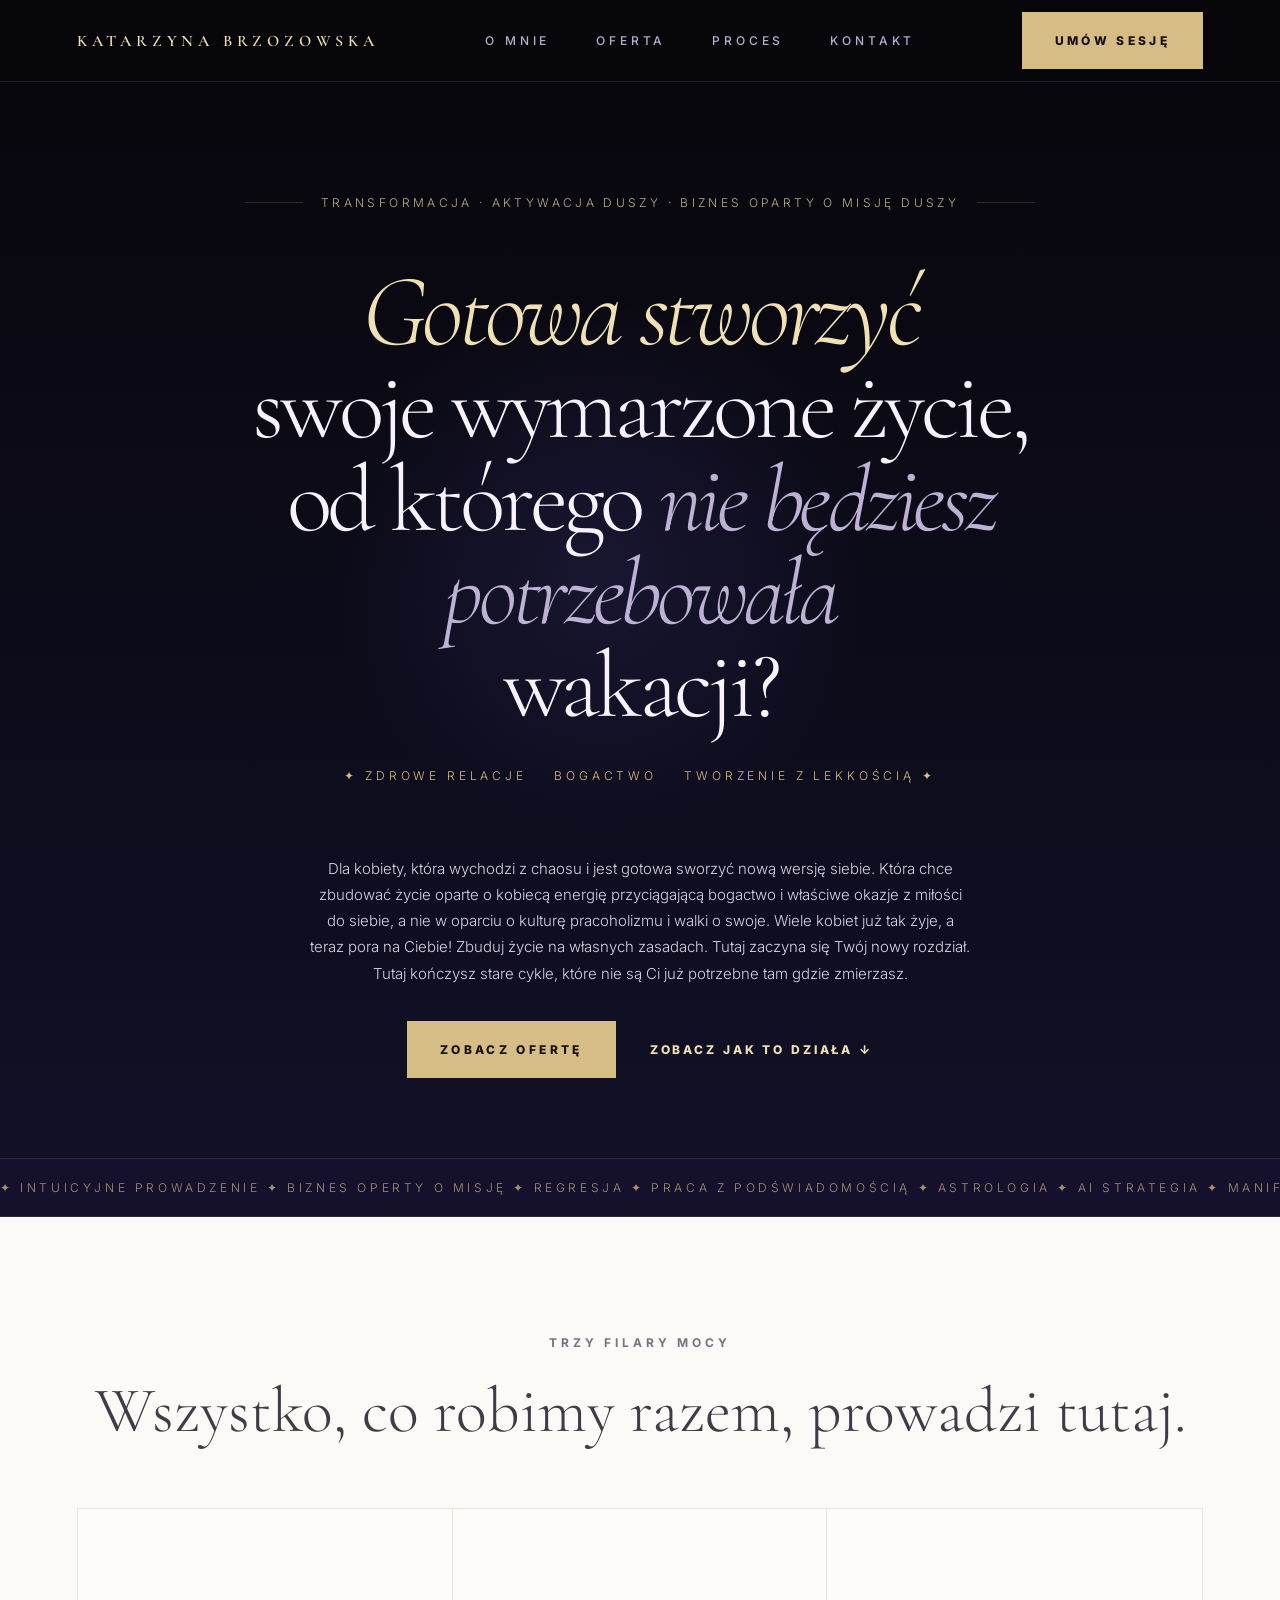
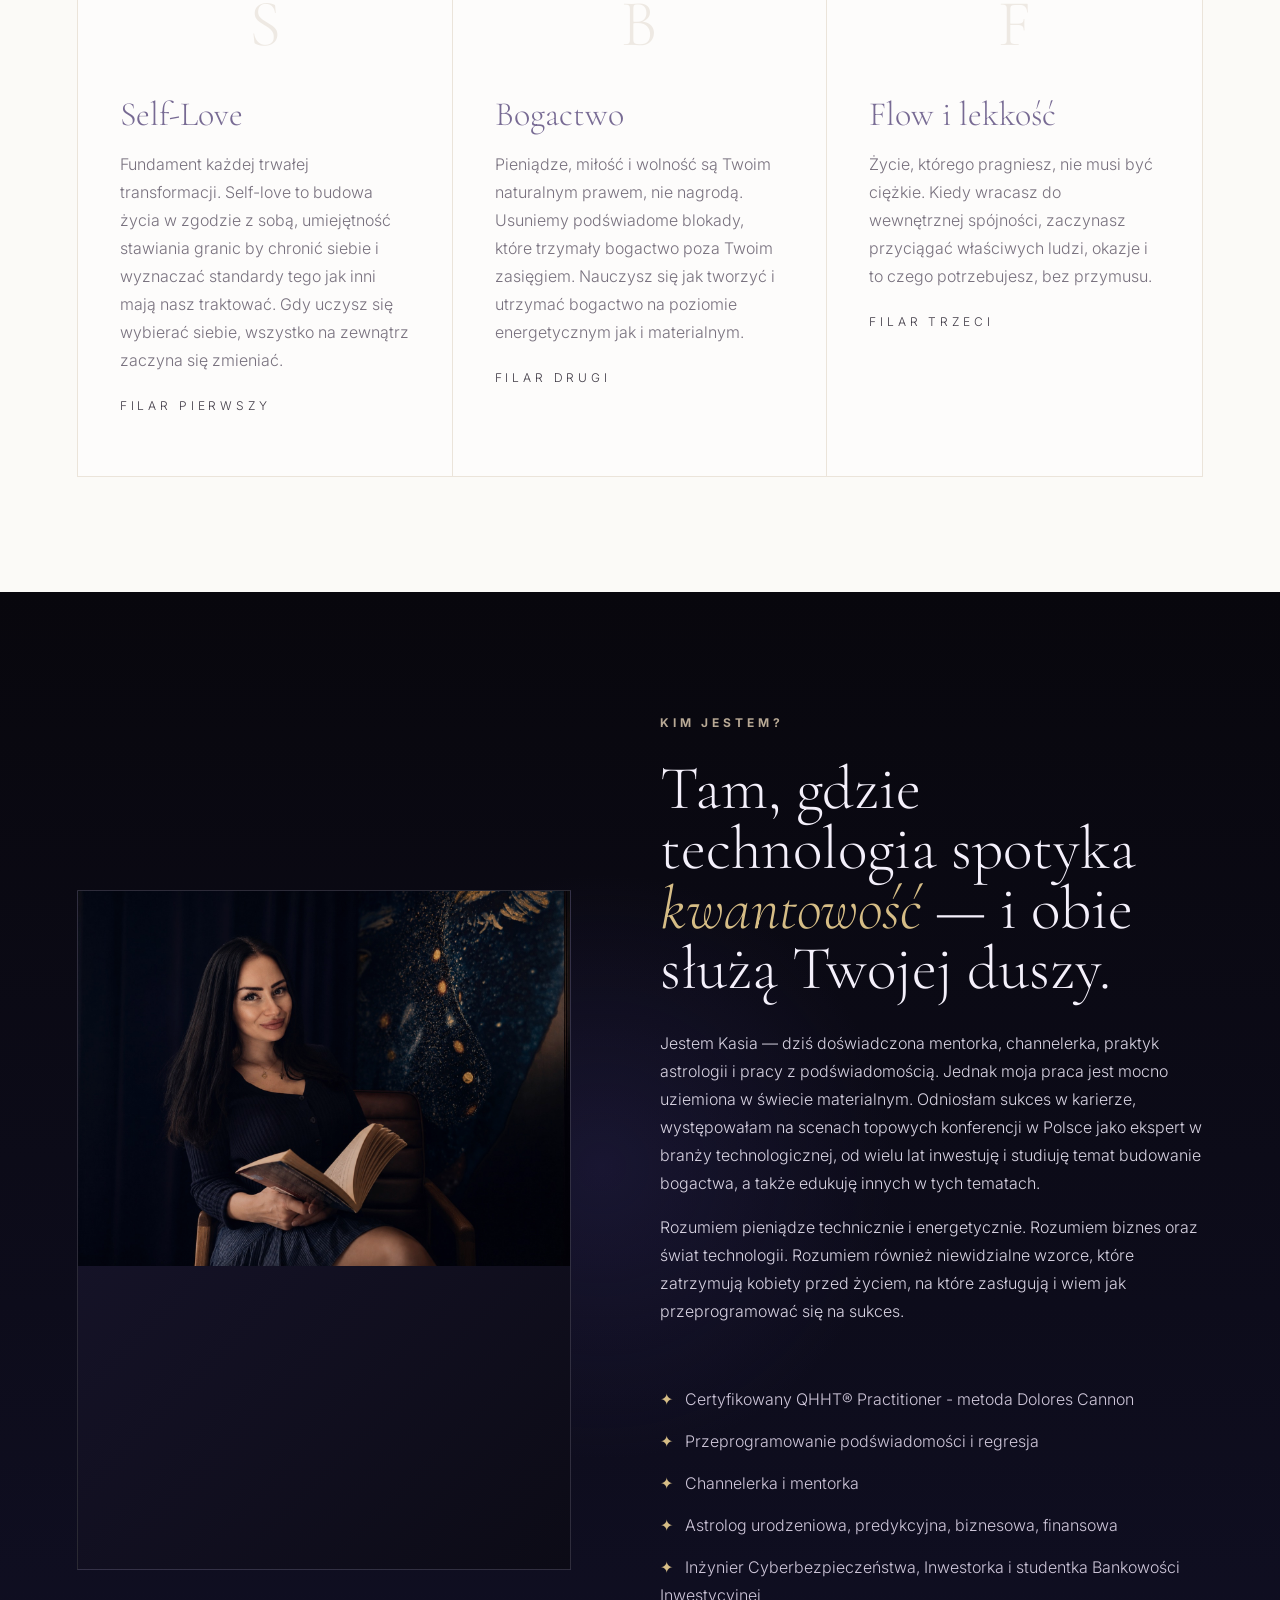
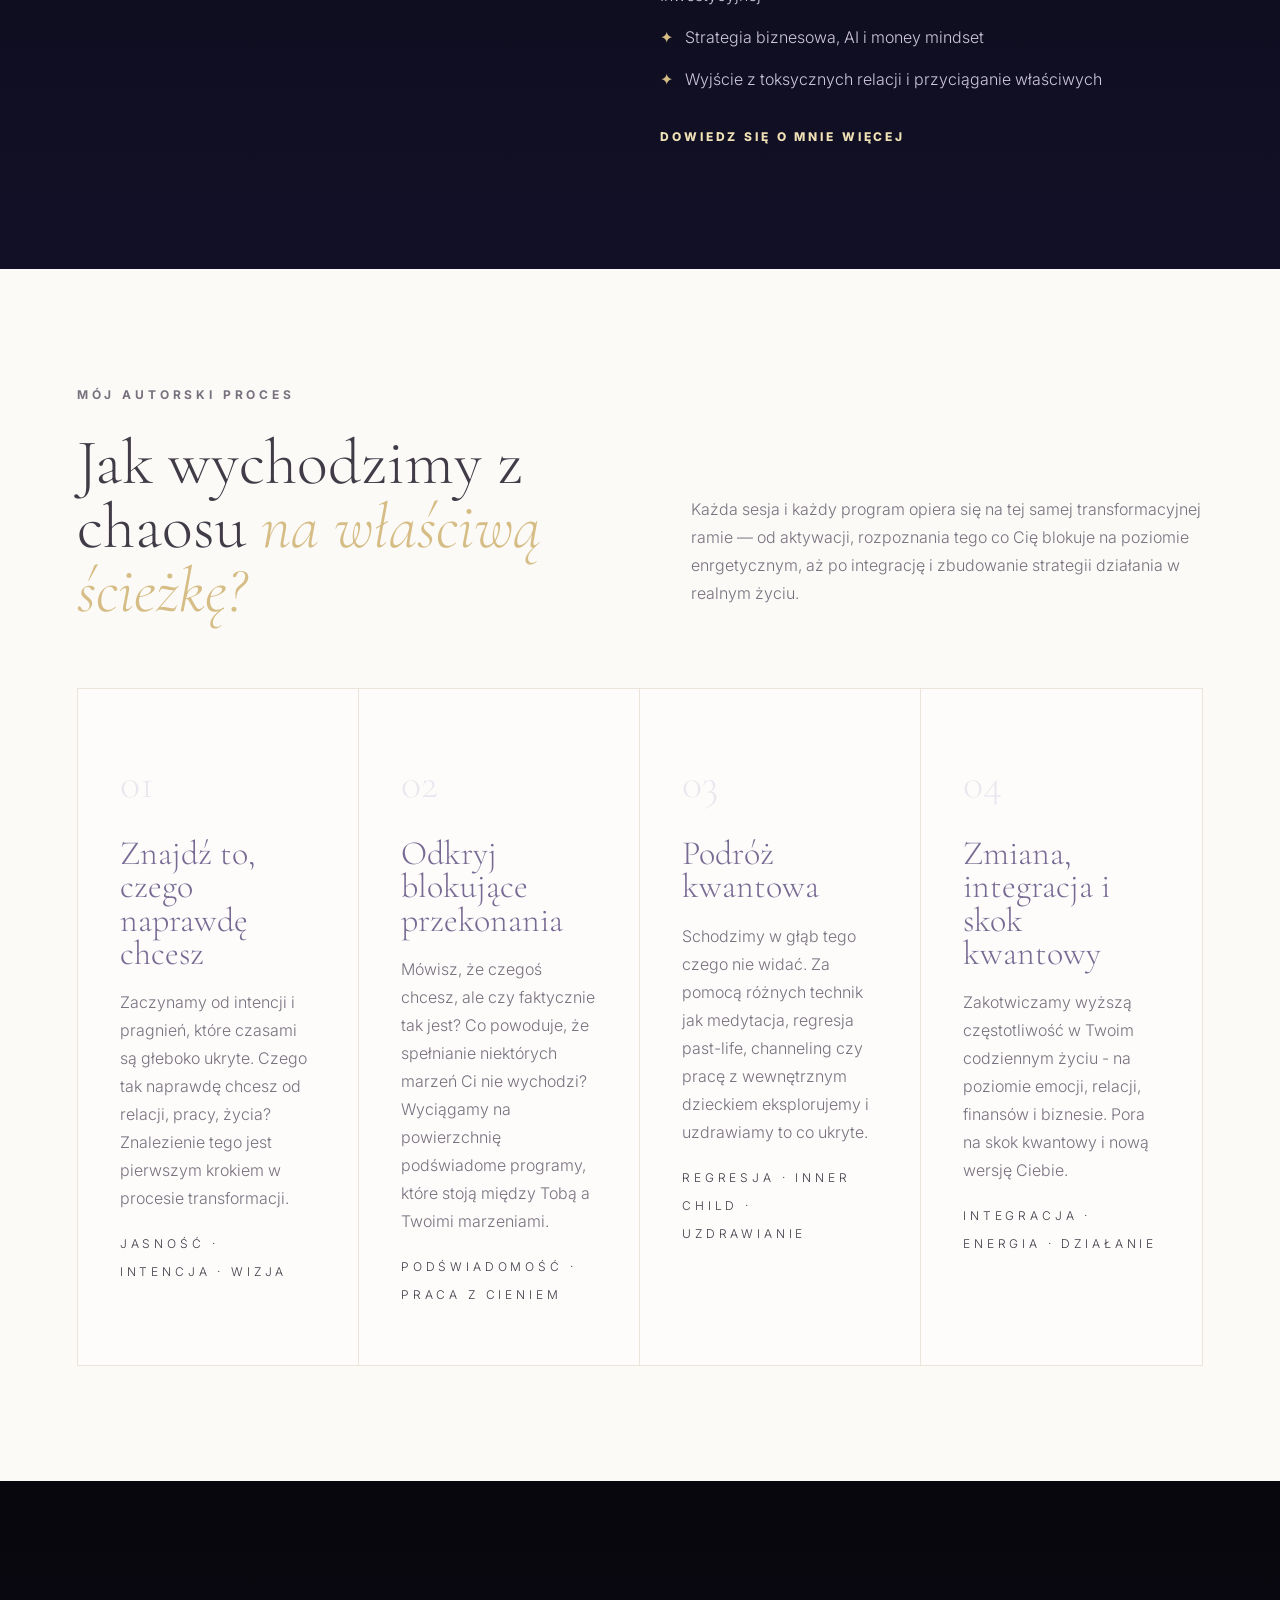
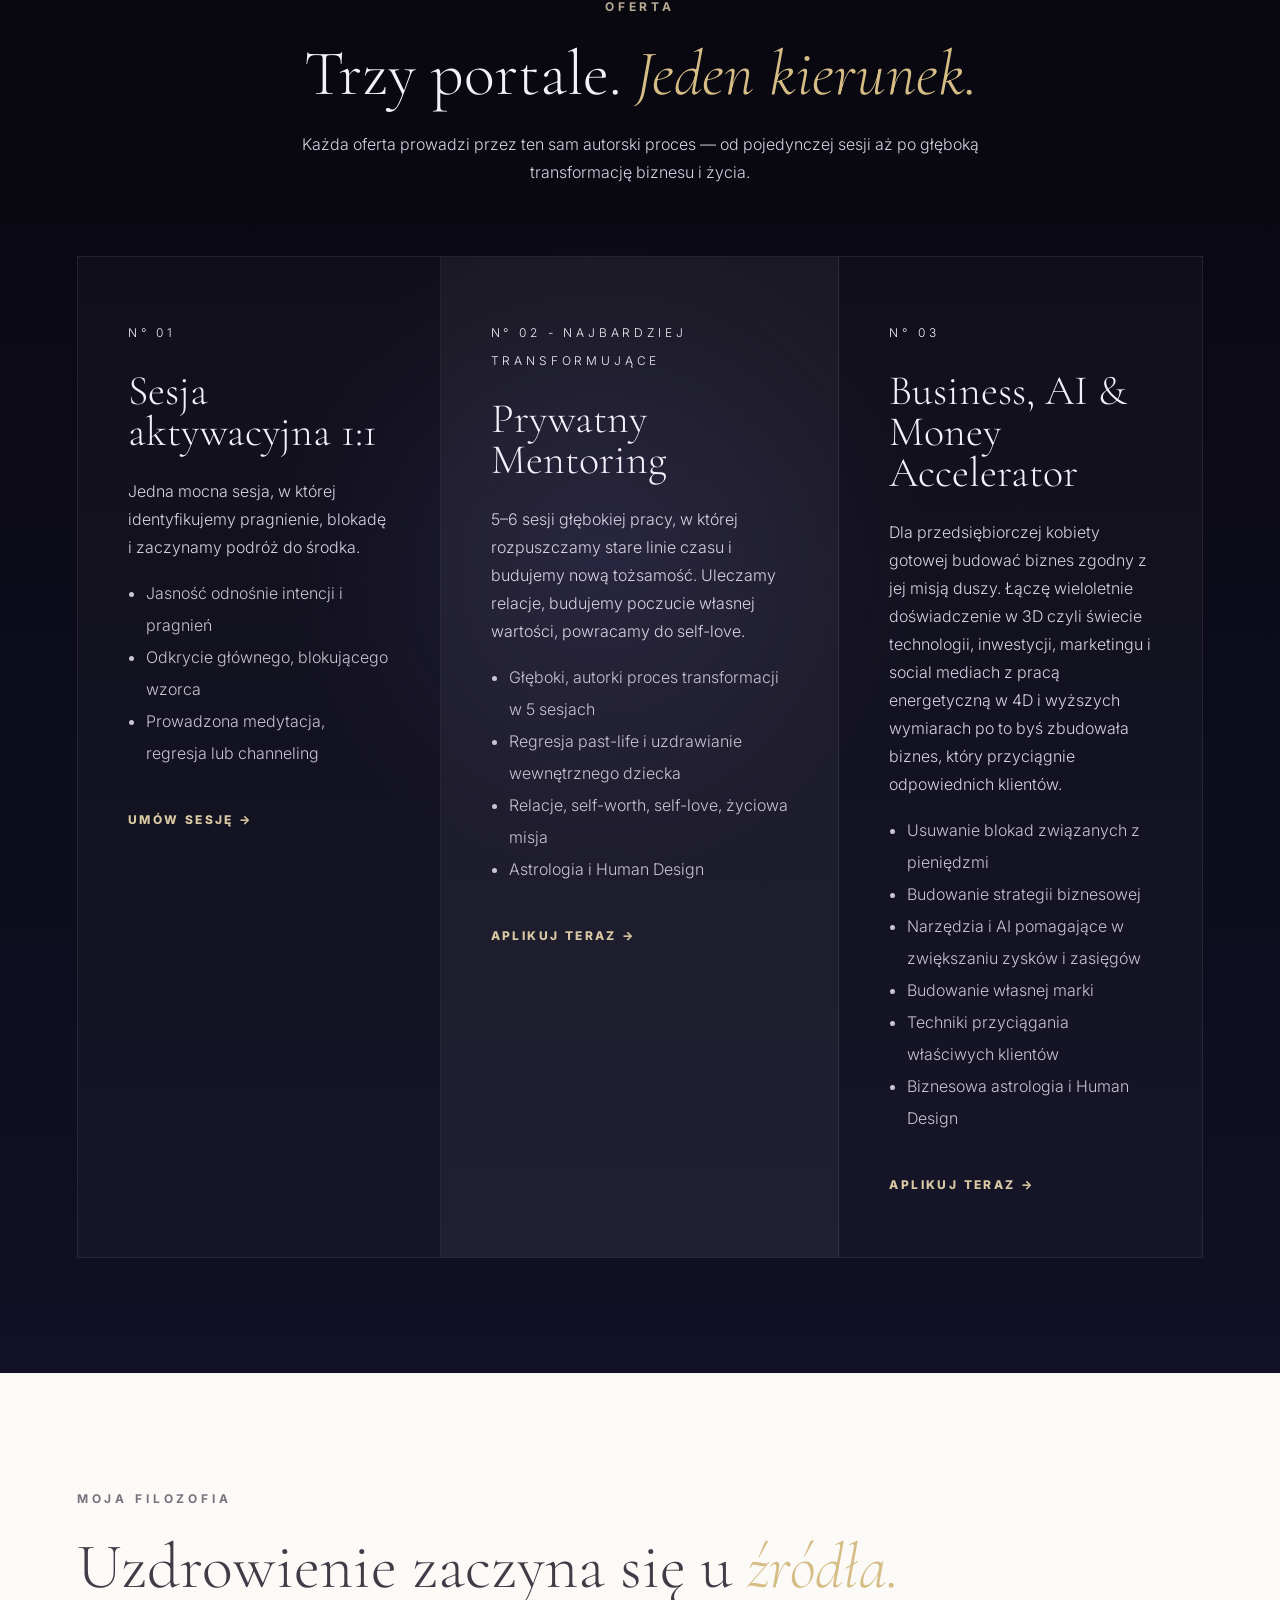
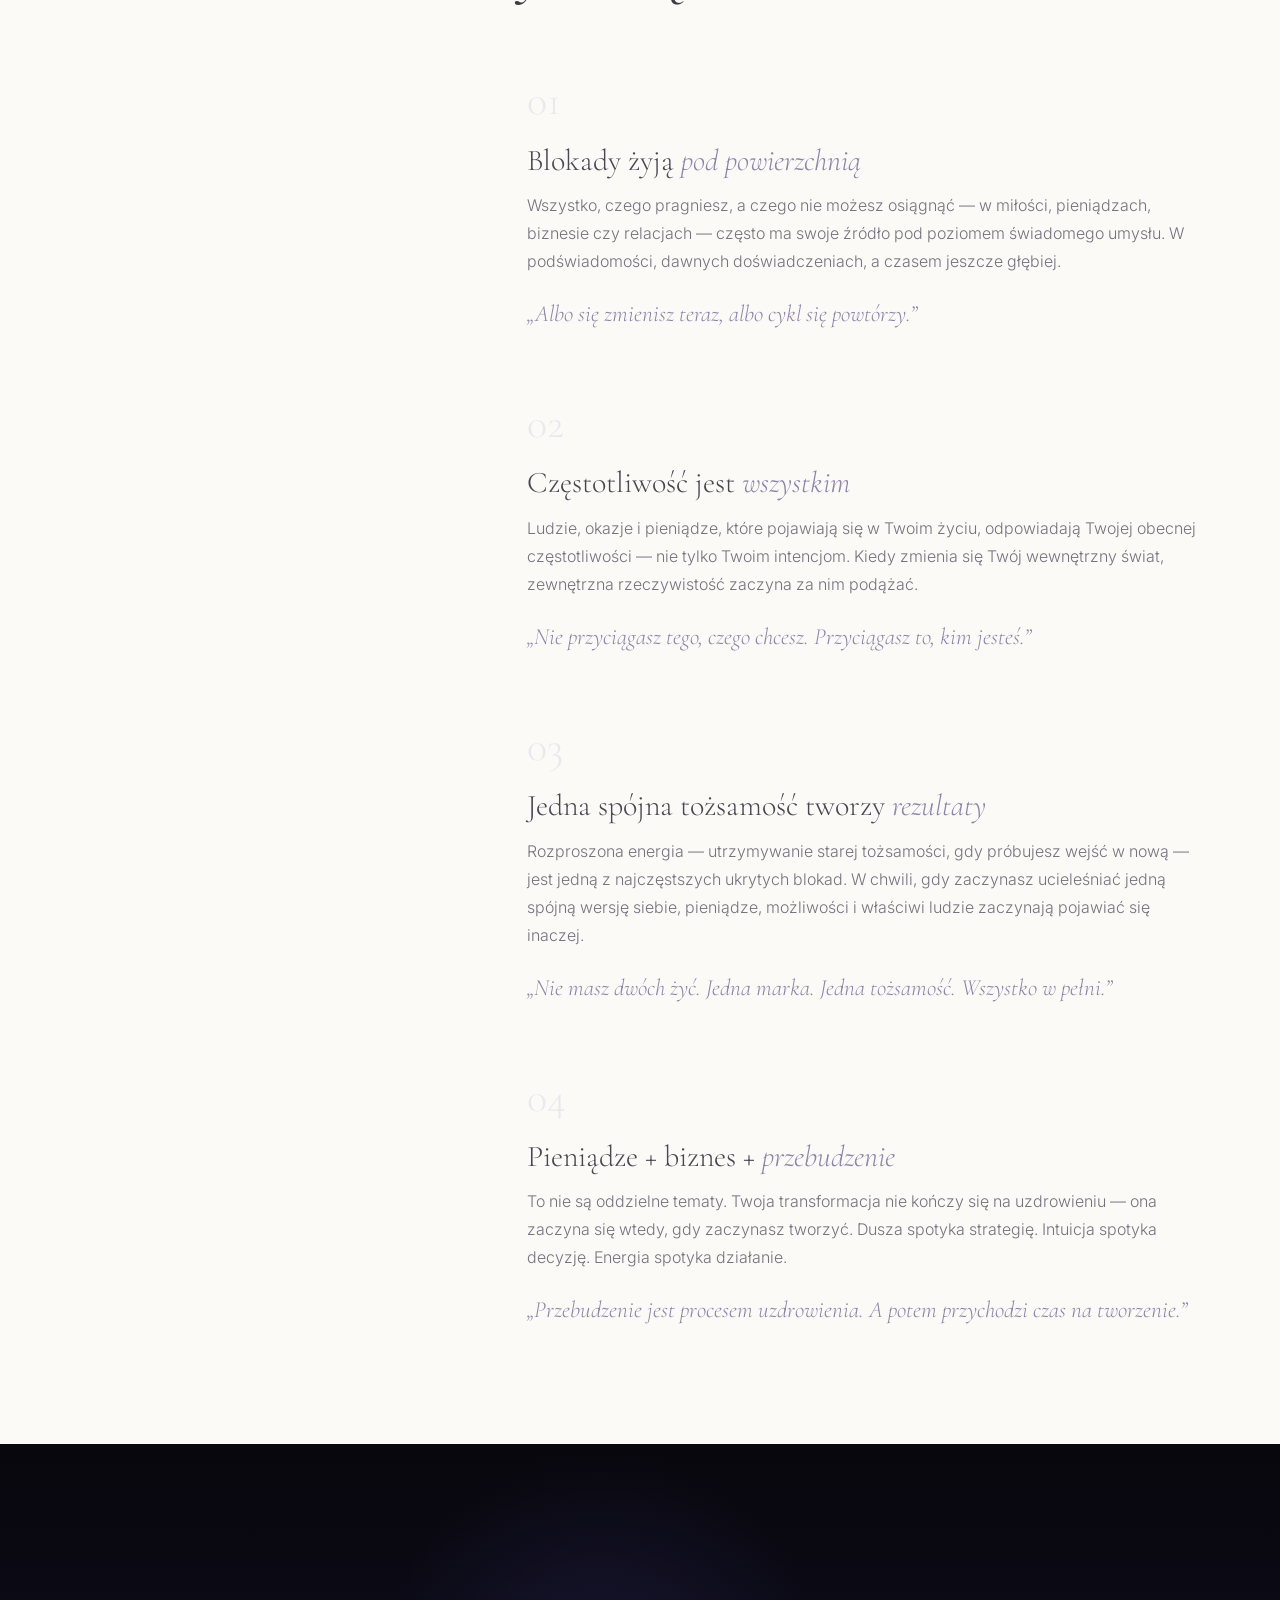
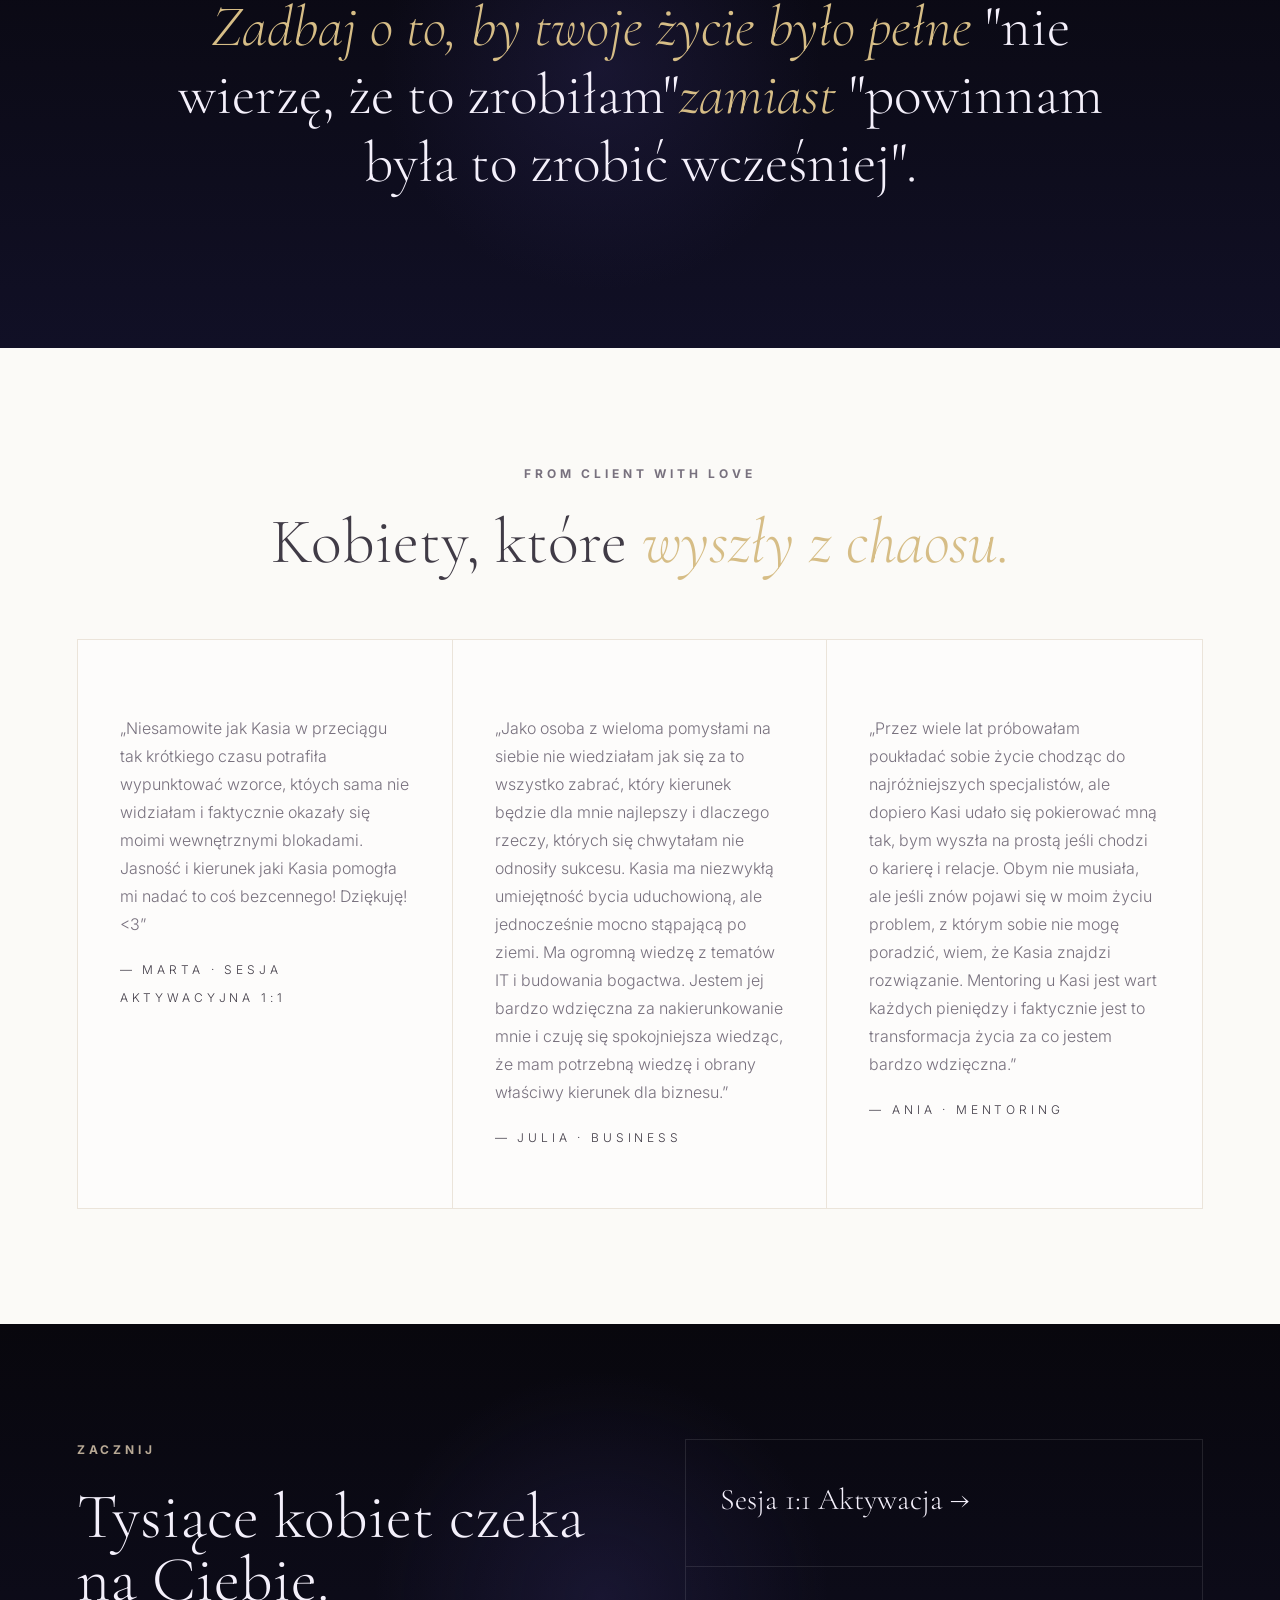
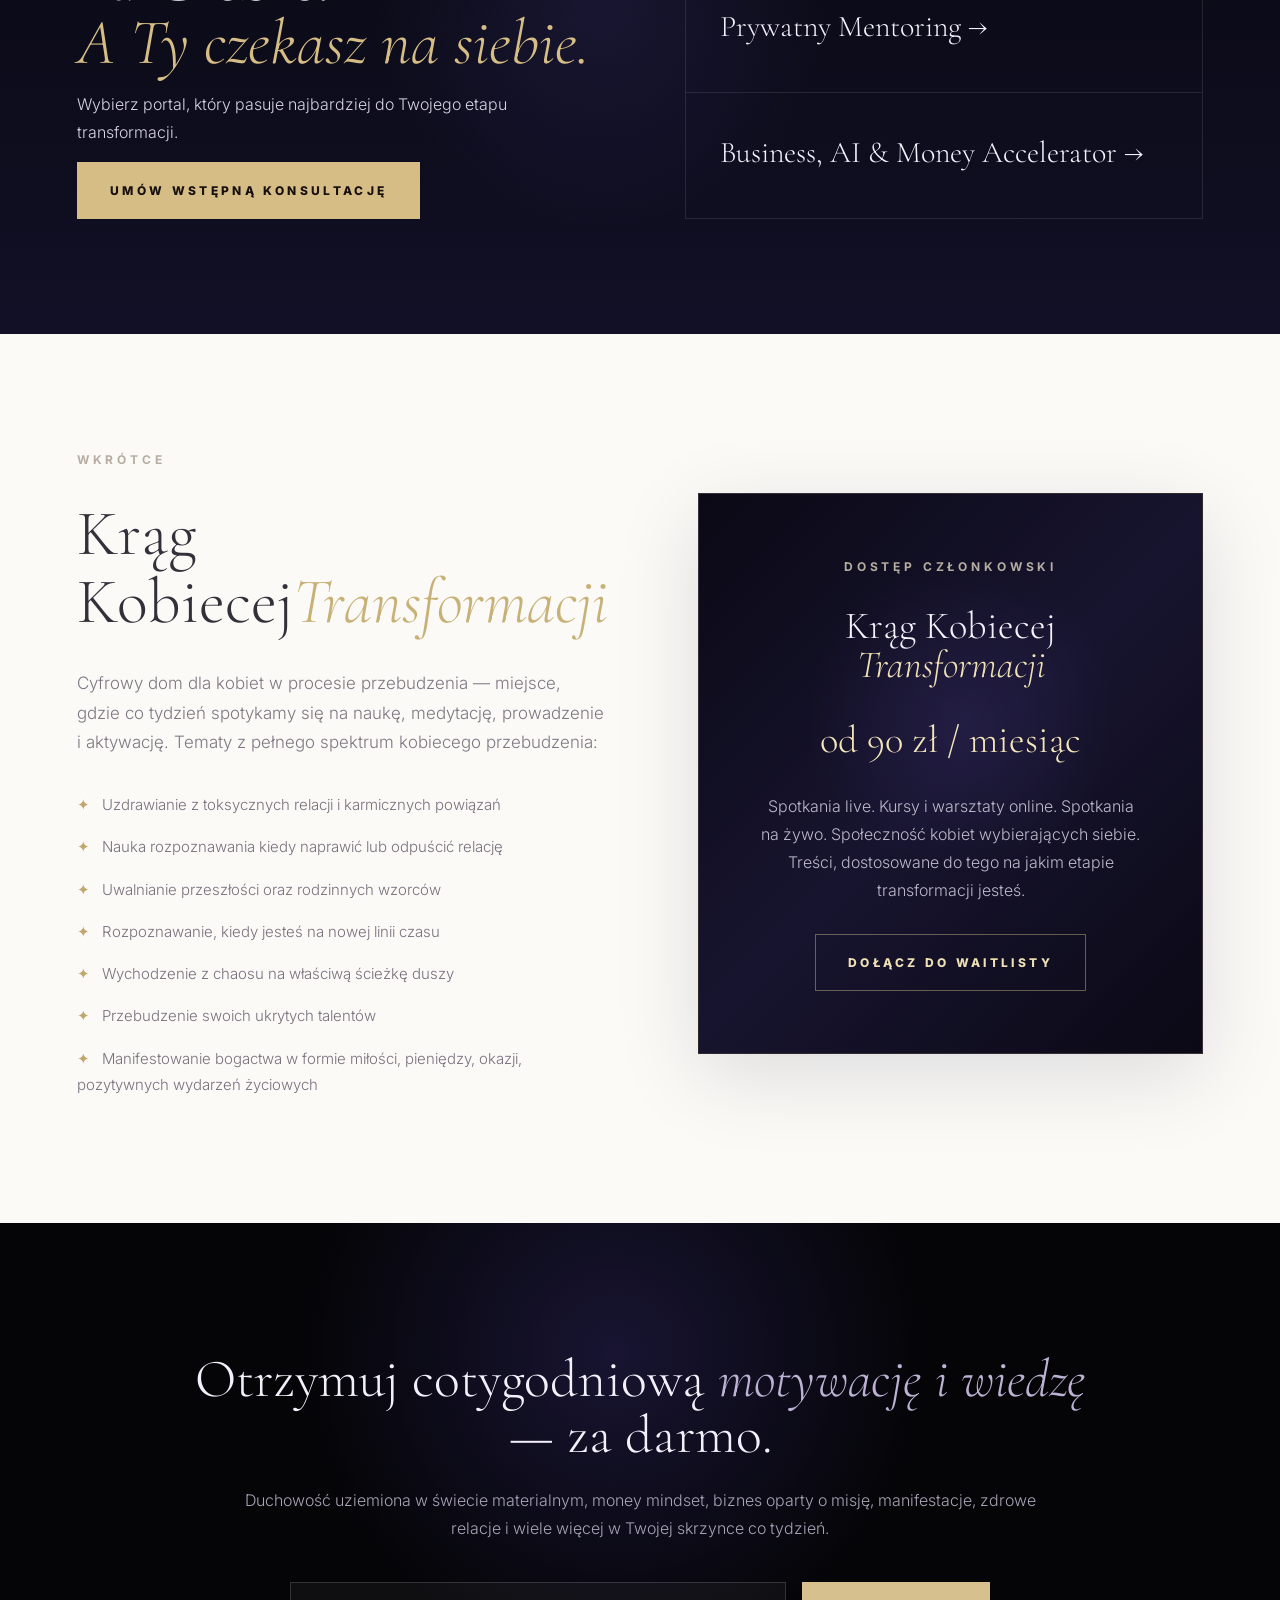
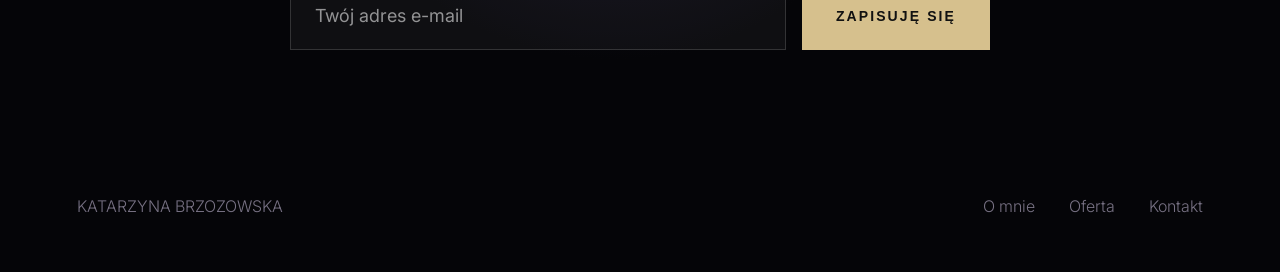
<file: index.html>
<!doctype html>
<html lang="pl">
<head>
  <meta charset="utf-8" />
  <meta name="viewport" content="width=device-width, initial-scale=1" />
  <title>Katarzyna Brzozowska</title>
  <meta name="description" content="Mentoring duchowy, aktywacja duszy, manifestacje, intuicyjne prowadzenie w okresie transformacja i przebudzenia. Tworzenie strategii biznesowych dla kobiet budujących życie w zgodzie z misją duszy." />
  <link rel="preconnect" href="https://fonts.googleapis.com">
  <link rel="preconnect" href="https://fonts.gstatic.com" crossorigin>
  <link href="https://fonts.googleapis.com/css2?family=Cormorant+Garamond:wght@300;400;500;600;700&family=Inter:wght@300;400;500;600;700&display=swap" rel="stylesheet">
  <link rel="stylesheet" href="assets/style.css" />
</head>
<body>
  <header class="site-header">
    <a class="brand" href="index.html">KATARZYNA BRZOZOWSKA</a>
    <nav>
      <a href="about.html">O mnie</a>
      <a href="#oferta">Oferta</a>
      <a href="#proces">Proces</a>
      <a href="contact.html">Kontakt</a>
    </nav>
    <a class="btn" href="https://tidycal.com/katarzynabrzozowskapoland/20-minute-meeting" target="_blank" rel="noopener">Umów sesję</a>
  </header>

  <main>
    <section class="hero section-dark">
      <div>
        <div class="eyebrow-line"><span></span> TRANSFORMACJA · AKTYWACJA DUSZY · BIZNES OPARTY O MISJĘ DUSZY <span></span></div>
        <h1><em>Gotowa stworzyć</em><br>swoje wymarzone życie,<br>od którego <i>nie będziesz potrzebowała</i><br>wakacji?</h1>
        <p class="small-tags">✦ ZDROWE RELACJE &nbsp;&nbsp; BOGACTWO &nbsp;&nbsp; TWORZENIE Z LEKKOŚCIĄ ✦</p>
        <p class="hero-copy">Dla kobiety, która wychodzi z chaosu i jest gotowa sworzyć nową wersję siebie. Która chce zbudować życie oparte o kobiecą energię przyciągającą bogactwo i właściwe okazje z miłości do siebie, a nie w oparciu o kulturę pracoholizmu i walki o swoje. Wiele kobiet już tak żyje, a teraz pora na Ciebie! Zbuduj życie na własnych zasadach. Tutaj zaczyna się Twój nowy rozdział. Tutaj kończysz stare cykle, które nie są Ci już potrzebne tam gdzie zmierzasz.</p>
        <div class="hero-actions">
          <a class="btn" href="#oferta">Zobacz ofertę</a>
          <a class="text-link" href="#proces">Zobacz jak to działa ↓</a>
        </div>
      </div>
    </section>

    <div class="ticker">
      <div class="ticker-track">
        <span>✦ INTUICYJNE PROWADZENIE ✦ BIZNES OPERTY O MISJĘ ✦ REGRESJA ✦ PRACA Z PODŚWIADOMOŚCIĄ ✦ ASTROLOGIA ✦ AI STRATEGIA ✦ MANIFESTACJA PIENIĘDZY ✦ ULECZENIE RELACJI ✦ REGRESJA ✦ PRACA Z PODŚWIADOMOŚCIĄ ✦ ASTROLOGIA ✦ AI STRATEGIA ✦ MANIFESTACJA PIENIĘDZY ✦ ULECZENIE RELACJI ✦</span>
        <span>✦ HUMAN DESIGN ✦ BIZNES OPERTY O MISJĘ ✦ ASTROLOGIA ✦ AI STRATEGIA ✦ MANIFESTACJA PIENIĘDZY ✦ ULECZENIE RELACJI ✦</span>
      </div>
    </div>

    <section class="section-light principles">
      <div class="center">
        <p class="kicker">TRZY FILARY MOCY</p>
        <h2 class="section-title">Wszystko, co robimy razem, prowadzi tutaj.</h2>
      </div>
      <div class="cards three">
        <article><div class="letter">S</div><h3>Self-Love</h3><p>Fundament każdej trwałej transformacji. Self-love to budowa życia w zgodzie z sobą, umiejętność stawiania granic by chronić siebie i wyznaczać standardy tego jak inni mają nasz traktować. Gdy uczysz się wybierać siebie, wszystko na zewnątrz zaczyna się zmieniać.</p><small>FILAR PIERWSZY</small></article>
        <article><div class="letter">B</div><h3>Bogactwo</h3><p>Pieniądze, miłość i wolność są Twoim naturalnym prawem, nie nagrodą. Usuniemy podświadome blokady, które trzymały bogactwo poza Twoim zasięgiem. Nauczysz się jak tworzyć i utrzymać bogactwo na poziomie energetycznym jak i materialnym.</p><small>FILAR DRUGI</small></article>
        <article><div class="letter">F</div><h3>Flow i lekkość</h3><p>Życie, którego pragniesz, nie musi być ciężkie. Kiedy wracasz do wewnętrznej spójności, zaczynasz przyciągać właściwych ludzi, okazje i to czego potrzebujesz, bez przymusu.</p><small>FILAR TRZECI</small></article>
      </div>
    </section>

    <section class="guide section-dark" id="omnie-preview">
      <div class="guide-photo">
        <img src="assets/kate.jpg" alt="Kate — przewodniczka duchowa" onerror="this.style.display='none'; this.parentElement.classList.add('no-photo');">
      </div>
      <div class="guide-copy">
        <p class="kicker">KIM JESTEM?</p>
        <h2>Tam, gdzie technologia spotyka <em>kwantowość</em> — i obie służą Twojej duszy.</h2>
        <p>Jestem Kasia — dziś doświadczona mentorka, channelerka, praktyk astrologii i pracy z podświadomością. Jednak moja praca jest mocno uziemiona w świecie materialnym. Odniosłam sukces w karierze, występowałam na scenach topowych konferencji w Polsce jako ekspert w branży technologicznej, od wielu lat inwestuję i studiuję temat budowanie bogactwa, a także edukuję innych w tych tematach. </p>
        <p>Rozumiem pieniądze technicznie i energetycznie. Rozumiem biznes oraz świat technologii. Rozumiem również niewidzialne wzorce, które zatrzymują kobiety przed życiem, na które zasługują i wiem jak przeprogramować się na sukces.</p>
        <ul class="star-list">
          <li>Certyfikowany QHHT® Practitioner - metoda Dolores Cannon</li>
          <li>Przeprogramowanie podświadomości i regresja</li>
          <li>Channelerka i mentorka</li>
          <li>Astrolog urodzeniowa, predykcyjna, biznesowa, finansowa</li>
          <li>Inżynier Cyberbezpieczeństwa, Inwestorka i studentka Bankowości Inwestycyjnej</li>
          <li>Strategia biznesowa, AI i money mindset</li>
          <li>Wyjście z toksycznych relacji i przyciąganie właściwych</li>
        </ul>
        <a class="text-link" href="about.html">Dowiedz się o mnie więcej</a>
      </div>
    </section>

    <section class="process section-light" id="proces">
      <div class="split-head">
        <div><p class="kicker">MÓJ AUTORSKI PROCES</p><h2 class="section-title">Jak wychodzimy z chaosu <em>na właściwą ścieżkę?</em></h2></div>
        <p>Każda sesja i każdy program opiera się na tej samej transformacyjnej ramie — od aktywacji, rozpoznania tego co Cię blokuje na poziomie enrgetycznym, aż po integrację i zbudowanie strategii działania w realnym życiu.</p>
      </div>
      <div class="cards four">
        <article><span>01</span><h3>Znajdź to, czego naprawdę chcesz</h3><p>Zaczynamy od intencji i pragnień, które czasami są głeboko ukryte. Czego tak naprawdę chcesz od relacji, pracy, życia? Znalezienie tego jest pierwszym krokiem w procesie transformacji.</p><small>JASNOŚĆ · INTENCJA · WIZJA</small></article>
        <article><span>02</span><h3>Odkryj blokujące przekonania</h3><p>Mówisz, że czegoś chcesz, ale czy faktycznie tak jest? Co powoduje, że spełnianie niektórych marzeń Ci nie wychodzi? Wyciągamy na powierzchnię podświadome programy, które stoją między Tobą a Twoimi marzeniami.</p><small>PODŚWIADOMOŚĆ · PRACA Z CIENIEM</small></article>
        <article><span>03</span><h3>Podróż kwantowa</h3><p>Schodzimy w głąb tego czego nie widać. Za pomocą różnych technik jak medytacja, regresja past-life, channeling czy pracę z wewnętrznym dzieckiem eksplorujemy i uzdrawiamy to co ukryte.</p><small>REGRESJA · INNER CHILD · UZDRAWIANIE</small></article>
        <article><span>04</span><h3>Zmiana, integracja i skok kwantowy</h3><p>Zakotwiczamy wyższą częstotliwość w Twoim codziennym życiu - na poziomie emocji, relacji, finansów i biznesie. Pora na skok kwantowy i nową wersję Ciebie.</p><small>INTEGRACJA · ENERGIA · DZIAŁANIE</small></article>
      </div>
    </section>

    <section class="offer-section section-dark" id="oferta">
      <p class="kicker">OFERTA</p>
      <h2>Trzy portale. <em>Jeden kierunek.</em></h2>
      <p class="center-copy">Każda oferta prowadzi przez ten sam autorski proces — od pojedynczej sesji aż po głęboką transformację biznesu i życia.</p>
      <div class="offer-grid">
        <article><small>N° 01</small><h3>Sesja aktywacyjna 1:1</h3><p>Jedna mocna sesja, w której identyfikujemy pragnienie, blokadę i zaczynamy podróż do środka.</p><ul><li>Jasność odnośnie intencji i pragnień</li><li>Odkrycie głównego, blokującego wzorca</li><li>Prowadzona medytacja, regresja lub channeling</li></ul><a href="https://tidycal.com/katarzynabrzozowskapoland/jednorazowa-sesja" target="_blank" rel="noopener">Umów sesję →</a></article>
        <article class="featured"><small> N° 02 - </small><small>NAJBARDZIEJ TRANSFORMUJĄCE</small><h3>Prywatny Mentoring</h3><p>5–6 sesji głębokiej pracy, w której rozpuszczamy stare linie czasu i budujemy nową tożsamość. Uleczamy relacje, budujemy poczucie własnej wartości, powracamy do self-love.</p><ul><li>Głęboki, autorki proces transformacji w 5 sesjach</li><li>Regresja past-life i uzdrawianie wewnętrznego dziecka</li><li>Relacje, self-worth, self-love, życiowa misja</li><li>Astrologia i Human Design</li></ul><a href="contact.html">Aplikuj teraz →</a></article>
        <article><small>N° 03</small><h3>Business, AI & Money Accelerator</h3><p>Dla przedsiębiorczej kobiety gotowej budować biznes zgodny z jej misją duszy. Łączę wieloletnie doświadczenie w 3D czyli świecie technologii, inwestycji, marketingu i social mediach z pracą energetyczną w 4D i wyższych wymiarach po to byś zbudowała biznes, który przyciągnie odpowiednich klientów. </p><ul><li>Usuwanie blokad związanych z pieniędzmi</li><li>Budowanie strategii biznesowej</li><li>Narzędzia i AI pomagające w zwiększaniu zysków i zasięgów</li><li>Budowanie własnej marki</li><li>Techniki przyciągania właściwych klientów</li><li>Biznesowa astrologia i Human Design</li></ul><a href="contact.html">Aplikuj teraz →</a></article>
      </div>
    </section>
    <section class="philosophy section-light">
      <p class="kicker">MOJA FILOZOFIA</p>
    
      <h2 class="section-title">
        Uzdrowienie zaczyna się u <em>źródła.</em>
      </h2>
    
      <div class="philosophy-list">
    
        <article>
          <span>01</span>
          <h3>Blokady żyją <em>pod powierzchnią</em></h3>
    
          <p>
            Wszystko, czego pragniesz, a czego nie możesz osiągnąć — w miłości,
            pieniądzach, biznesie czy relacjach — często ma swoje źródło pod
            poziomem świadomego umysłu. W podświadomości, dawnych doświadczeniach, a czasem jeszcze głębiej.
          </p>
    
          <blockquote>
            „Albo się zmienisz teraz, albo cykl się powtórzy.”
          </blockquote>
        </article>
    
        <article>
          <span>02</span>
          <h3>Częstotliwość jest <em>wszystkim</em></h3>
    
          <p>
            Ludzie, okazje i pieniądze, które pojawiają się w Twoim życiu,
            odpowiadają Twojej obecnej częstotliwości — nie tylko Twoim intencjom.
            Kiedy zmienia się Twój wewnętrzny świat, zewnętrzna rzeczywistość
            zaczyna za nim podążać.
          </p>
    
          <blockquote>
            „Nie przyciągasz tego, czego chcesz. Przyciągasz to, kim jesteś.”
          </blockquote>
        </article>
    
        <article>
          <span>03</span>
          <h3>Jedna spójna tożsamość tworzy <em>rezultaty</em></h3>
    
          <p>
            Rozproszona energia — utrzymywanie starej tożsamości, gdy próbujesz
            wejść w nową — jest jedną z najczęstszych ukrytych blokad.
            W chwili, gdy zaczynasz ucieleśniać jedną spójną wersję siebie,
            pieniądze, możliwości i właściwi ludzie zaczynają pojawiać się inaczej.
          </p>
    
          <blockquote>
            „Nie masz dwóch żyć. Jedna marka. Jedna tożsamość. Wszystko w pełni.”
          </blockquote>
        </article>
    
        <article>
          <span>04</span>
          <h3>Pieniądze + biznes + <em>przebudzenie</em></h3>
    
          <p>
            To nie są oddzielne tematy. Twoja transformacja nie kończy się
            na uzdrowieniu — ona zaczyna się wtedy, gdy zaczynasz tworzyć.
            Dusza spotyka strategię. Intuicja spotyka decyzję.
            Energia spotyka działanie.
          </p>
    
          <blockquote>
            „Przebudzenie jest procesem uzdrowienia.
            A potem przychodzi czas na tworzenie.”
          </blockquote>
        </article>
    
      </div>
    </section>

    <section class="quote section-dark">
      <h2><em>Zadbaj o to, by twoje życie było pełne</em> "nie wierzę, że to zrobiłam"<em>zamiast</em> "powinnam była to zrobić wcześniej".</h2>
    </section>

    <section class="testimonials section-light">
      <p class="kicker center">FROM CLIENT WITH LOVE</p>
      <h2 class="section-title">Kobiety, które <em>wyszły z chaosu.</em></h2>
      <div class="cards three">
        <article><p>„Niesamowite jak Kasia w przeciągu tak krótkiego czasu potrafiła wypunktować wzorce, któych sama nie widziałam i faktycznie okazały się moimi wewnętrznymi blokadami. Jasność i kierunek jaki Kasia pomogła mi nadać to coś bezcennego! Dziękuję! <3”</p><small>— MARTA · SESJA AKTYWACYJNA 1:1</small></article>
        <article><p>„Jako osoba z wieloma pomysłami na siebie nie wiedziałam jak się za to wszystko zabrać, który kierunek będzie dla mnie najlepszy i dlaczego rzeczy, których się chwytałam nie odnosiły sukcesu. Kasia ma niezwykłą umiejętność bycia uduchowioną, ale jednocześnie mocno stąpającą po ziemi. Ma ogromną wiedzę z tematów IT i budowania bogactwa. Jestem jej bardzo wdzięczna za nakierunkowanie mnie i czuję się spokojniejsza wiedząc, że mam potrzebną wiedzę i obrany właściwy kierunek dla biznesu.”</p><small>— JULIA · BUSINESS</small></article>
        <article><p>„Przez wiele lat próbowałam poukładać sobie życie chodząc do najróżniejszych specjalistów, ale dopiero Kasi udało się pokierować mną tak, bym wyszła na prostą jeśli chodzi o karierę i relacje. Obym nie musiała, ale jeśli znów pojawi się w moim życiu problem, z którym sobie nie mogę poradzić, wiem, że Kasia znajdzi rozwiązanie. Mentoring u Kasi jest wart każdych pieniędzy i faktycznie jest to transformacja życia za co jestem bardzo wdzięczna.”</p><small>— ANIA · MENTORING</small></article>
      </div>
    </section>

    <section class="cta section-dark">
      <div>
        <p class="kicker">ZACZNIJ</p>
        <h2>Tysiące kobiet czeka na Ciebie.<br><em>A Ty czekasz na siebie.</em></h2>
        <p>Wybierz portal, który pasuje najbardziej do Twojego etapu transformacji.</p>
        <a class="btn" href="https://tidycal.com/katarzynabrzozowskapoland/20-minute-meeting" target="_blank" rel="noopener">Umów wstępną konsultację</a>
      </div>
      <div class="cta-links">
        <a href="https://tidycal.com/katarzynabrzozowskapoland/jednorazowa-sesja" target="_blank" rel="noopener">Sesja 1:1 Aktywacja →</a>
        <a href="https://tidycal.com/katarzynabrzozowskapoland/mentoring" target="_blank" rel="noopener">Prywatny Mentoring →</a>
        <a href="https://tidycal.com/katarzynabrzozowskapoland/business" target="_blank" rel="noopener">Business, AI & Money Accelerator →</a>
      </div>
    </section>

    <section class="membership-section">
      <div class="membership-grid">
        <div>
          <p class="kicker">WKRÓTCE</p>
          <h2 class="membership-title">Krąg Kobiecej<em>Transformacji</em></h2>
          <p class="membership-copy">Cyfrowy dom dla kobiet w procesie przebudzenia — miejsce, gdzie co tydzień spotykamy się na naukę, medytację, prowadzenie i aktywację. Tematy z pełnego spektrum kobiecego przebudzenia:</p>
          <ul class="membership-list">
            <li>Uzdrawianie z toksycznych relacji i karmicznych powiązań</li>
            <li>Nauka rozpoznawania kiedy naprawić lub odpuścić relację</li>
            <li>Uwalnianie przeszłości oraz rodzinnych wzorców</li>
            <li>Rozpoznawanie, kiedy jesteś na nowej linii czasu</li>
            <li>Wychodzenie z chaosu na właściwą ścieżkę duszy</li>
            <li>Przebudzenie swoich ukrytych talentów</li>
            <li>Manifestowanie bogactwa w formie miłości, pieniędzy, okazji, pozytywnych wydarzeń życiowych</li>
          </ul>
        </div>

        <div class="membership-card">
          <div>
            <p class="kicker">DOSTĘP CZŁONKOWSKI</p>
            <h3>Krąg Kobiecej<em>Transformacji</em></h3>
            <div class="membership-price">od 90 zł / miesiąc</div>
            <p>Spotkania live. Kursy i warsztaty online. Spotkania na żywo. Społeczność kobiet wybierających siebie. Treści, dostosowane do tego na jakim etapie transformacji jesteś.</p>
            <a href="contact.html" class="btn btn-outline">Dołącz do waitlisty</a>
          </div>
        </div>
      </div>
    </section>
    <section class="newsletter-section">
      <div class="newsletter-inner">
    
        <h2>
          Otrzymuj cotygodniową <em>motywację i wiedzę</em> — za darmo.
        </h2>
    
        <p>
          Duchowość uziemiona w świecie materialnym, money mindset, biznes oparty o misję,
          manifestacje, zdrowe relacje i wiele więcej w Twojej skrzynce co tydzień.
        </p>
    
        <form
          action="https://app.kit.com/forms/9523028/subscriptions"
          method="post"
          class="newsletter-form"
        >
          <input
            type="email"
            name="email_address"
            placeholder="Twój adres e-mail"
            required
          >
    
          <button type="submit">
            Zapisuję się
          </button>
        </form>
    
      </div>
    </section>
  </main>

  <footer>
    <span>KATARZYNA BRZOZOWSKA</span>
    <nav>
      <a href="about.html">O mnie</a>
      <a href="#oferta">Oferta</a>
      <a href="contact.html">Kontakt</a>
    </nav>
  </footer>

  <script src="assets/script.js"></script>
</body>
</html>
</file>
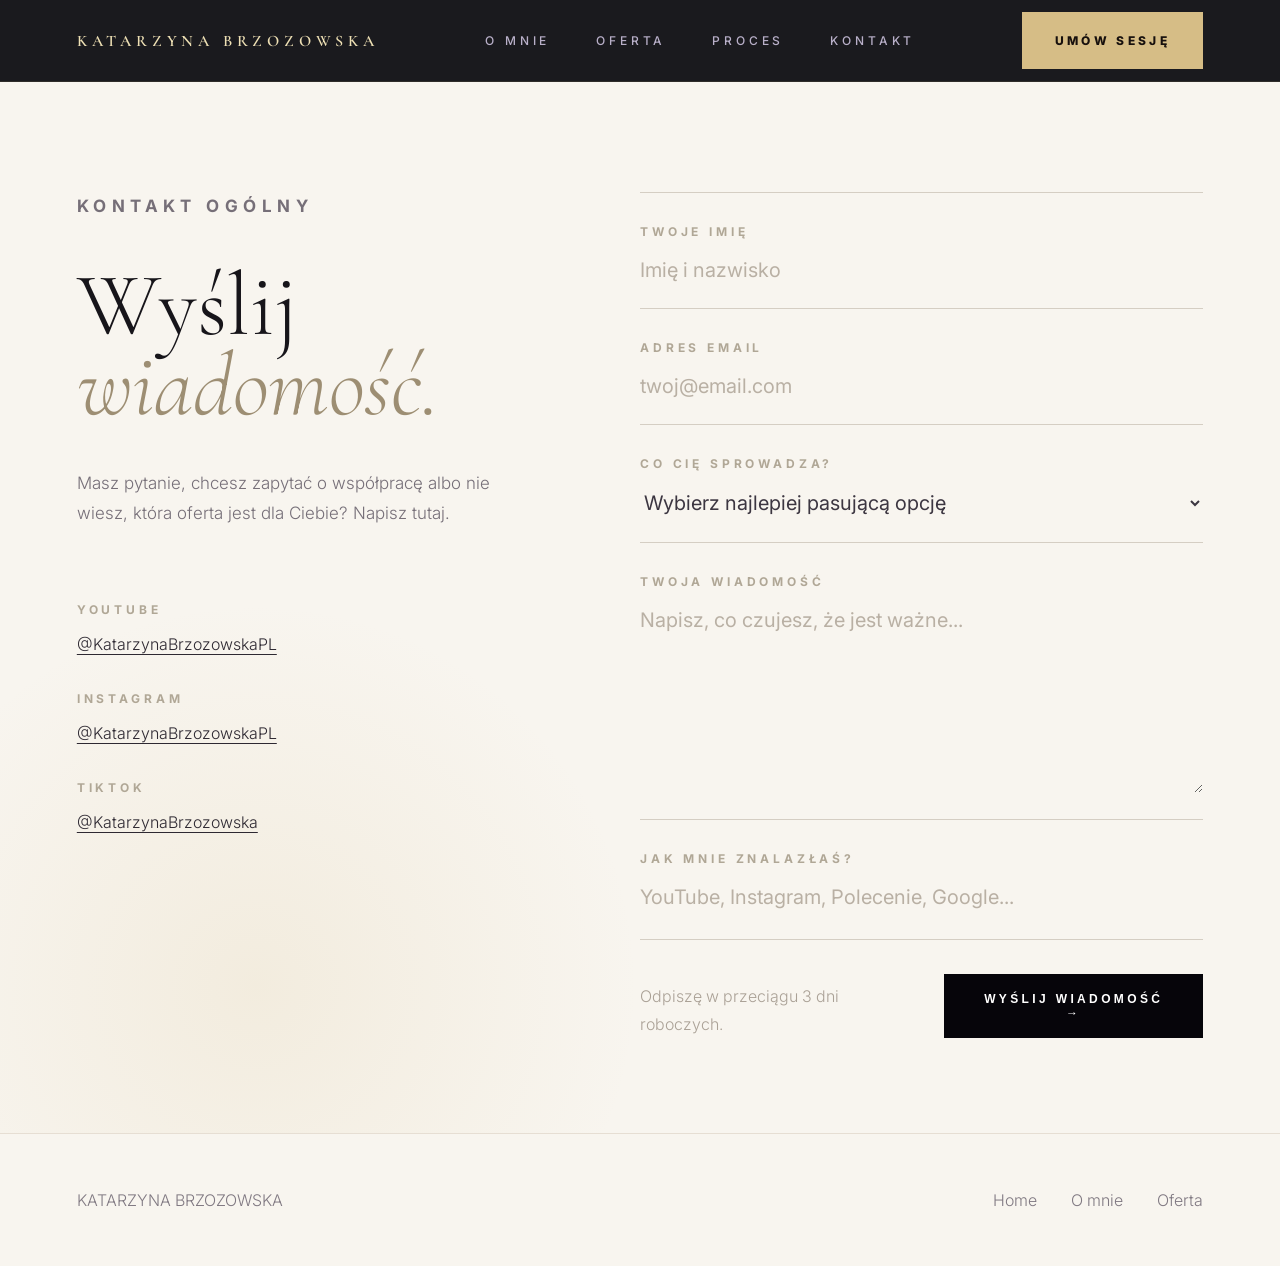
<file: contact.html>
<!doctype html>
<html lang="pl">
<head>
  <meta charset="utf-8" />
  <meta name="viewport" content="width=device-width, initial-scale=1" />
  <title>Kontakt — Katarzyna Brzozowska</title>
  <link rel="preconnect" href="https://fonts.googleapis.com">
  <link rel="preconnect" href="https://fonts.gstatic.com" crossorigin>
  <link href="https://fonts.googleapis.com/css2?family=Cormorant+Garamond:wght@300;400;500;600;700&family=Inter:wght@300;400;500;600;700&display=swap" rel="stylesheet">
  <link rel="stylesheet" href="assets/style.css" />
</head>
<body class="contact-body">
<header class="site-header">
  <a class="brand" href="index.html">KATARZYNA BRZOZOWSKA</a>
  <nav>
    <a href="about.html">O mnie</a>
    <a href="index.html#oferta">Oferta</a>
    <a href="index.html#proces">Proces</a>
    <a href="contact.html">Kontakt</a>
  </nav>
  <a class="btn" href="https://cal.com/" target="_blank" rel="noopener">Umów sesję</a>
</header>

<main>
  <section class="contact-page">
    <div class="contact-info">
      <p class="kicker">KONTAKT OGÓLNY</p>
      <h1>Wyślij <em>wiadomość.</em></h1>
      <p>Masz pytanie, chcesz zapytać o współpracę albo nie wiesz, która oferta jest dla Ciebie? Napisz tutaj.</p>
      <dl>
        <dt>YouTube</dt>
        <dd><a href="https://youtube.com/" target="_blank" rel="noopener">@KatarzynaBrzozowskaPL</a></dd>
        <dt>Instagram</dt>
        <dd><a href="https://instagram.com/" target="_blank" rel="noopener">@KatarzynaBrzozowskaPL</a></dd>
        <dt>TikTok</dt>
        <dd><a href="https://instagram.com/" target="_blank" rel="noopener">@KatarzynaBrzozowska</a></dd>
      </dl>
    </div>

    <form class="contact-form" action="https://formspree.io/f/TWOJ_KOD" method="POST">
      <label>Twoje imię<input type="text" name="name" placeholder="Imię i nazwisko" required></label>
      <label>Adres email<input type="email" name="email" placeholder="twoj@email.com" required></label>
      <label>Co Cię sprowadza?
        <select name="topic" required>
          <option value="">Wybierz najlepiej pasującą opcję</option>
          <option>Sesja 1:1</option>
          <option>Prywatny mentoring</option>
          <option>Business, AI & Money Accelerator</option>
          <option>Krąg Transformacji / waitlista</option>
          <option>Zapytanie o wywiad / występ / promocję</option>
          <option>Inne pytanie</option>
        </select>
      </label>
      <label>Twoja wiadomość<textarea name="message" placeholder="Napisz, co czujesz, że jest ważne..." required></textarea></label>
      <label>Jak mnie znalazłaś?<input type="text" name="source" placeholder="YouTube, Instagram, Polecenie, Google..."></label>

      <div class="form-bottom">
        <p>Odpiszę w przeciągu 3 dni roboczych.</p>
        <button class="btn btn-dark" type="submit">Wyślij wiadomość →</button>
      </div>
    </form>
  </section>
</main>

<footer class="light-footer">
  <span>KATARZYNA BRZOZOWSKA</span>
  <nav><a href="index.html">Home</a><a href="about.html">O mnie</a><a href="index.html#oferta">Oferta</a></nav>
</footer>
</body>
</html>
</file>
<file: assets/style.css>
:root{
  --black:#050508;
  --ink:#0a0912;
  --navy:#111026;
  --navy-2:#17132d;
  --cream:#f8f5ef;
  --paper:#fbfaf7;
  --text:#f4f0fb;
  --muted:#8f879d;
  --soft:#d8d3e2;
  --gold:#d6bd86;
  --gold-light:#efe1b5;
  --line:rgba(214,189,134,.20);
  --light-line:#e6ded3;
  --light-text:#403b46;
  --max:1320px;
}

*{box-sizing:border-box}

html{scroll-behavior:smooth}

body{
  margin:0;
  background:var(--black);
  color:var(--text);
  font-family:Inter,Arial,sans-serif;
  font-weight:300;
  line-height:1.75;
}

a{color:inherit;text-decoration:none}

img{max-width:100%;display:block}

h1,h2,h3{
  font-family:"Cormorant Garamond",serif;
  font-weight:300;
  line-height:.98;
  margin:0;
}

em,i{
  font-family:"Cormorant Garamond",serif;
  font-style:italic;
  color:var(--gold);
}

p{color:#d8d3e2}

.container{
  width:min(var(--max),calc(100% - 80px));
  margin:0 auto;
}

.site-header{
  position:sticky;
  top:0;
  z-index:50;
  height:82px;
  padding:0 6vw;
  display:flex;
  align-items:center;
  justify-content:space-between;
  gap:28px;
  background:rgba(7,7,12,.92);
  backdrop-filter:blur(14px);
  border-bottom:1px solid rgba(214,189,134,.12);
}

.brand{
  font-family:"Cormorant Garamond",serif;
  letter-spacing:.30em;
  text-transform:uppercase;
  font-size:16px;
  font-weight:600;
  color:var(--gold-light);
  white-space:nowrap;
}

.site-header nav{
  display:flex;
  align-items:center;
  gap:46px;
}

.site-header nav a,
.kicker,
.small-tags,
small,
.label{
  font-size:12px;
  letter-spacing:.32em;
  text-transform:uppercase;
}

.site-header nav a{
  color:#b9b0c9;
  font-weight:500;
}

.btn{
  display:inline-flex;
  align-items:center;
  justify-content:center;
  min-height:54px;
  padding:17px 32px;
  border:1px solid rgba(214,189,134,.48);
  background:var(--gold);
  color:#17100d;
  font-size:12px;
  letter-spacing:.28em;
  text-transform:uppercase;
  font-weight:800;
  cursor:pointer;
  transition:.25s ease;
}

.btn:hover{transform:translateY(-1px);filter:brightness(1.04)}

.btn-dark{
  background:#06050a;
  color:#fff;
  border-color:#06050a;
}

.btn-outline{
  background:transparent;
  color:var(--gold-light);
  border-color:rgba(214,189,134,.45);
}

.text-link{
  color:var(--gold-light);
  font-size:12px;
  letter-spacing:.24em;
  text-transform:uppercase;
  font-weight:800;
}

.section-dark{
  background:
    radial-gradient(circle at 47% 45%,rgba(48,42,96,.35),transparent 30%),
    linear-gradient(180deg,#08070d 0%,#111026 100%);
}

.section-light{
  background:var(--paper);
  color:var(--light-text);
}

.kicker{
  color:#b8a995;
  font-weight:700;
  margin:0 0 26px;
}

.hero{
  min-height:880px;
  text-align:center;
  display:grid;
  place-items:center;
  padding:110px 6vw 80px;
  overflow:hidden;
}

.hero .eyebrow-line{
  display:flex;
  align-items:center;
  justify-content:center;
  gap:18px;
  color:#bfae86;
  font-size:12px;
  letter-spacing:.28em;
  text-transform:uppercase;
}

.eyebrow-line span{
  width:58px;
  height:1px;
  background:var(--line);
}

.hero h1{
  font-size:clamp(54px,7.4vw,120px);
  max-width:1040px;
  margin:48px auto 25px;
  color:#f7f2fb;
  letter-spacing:-.045em;
}

.hero h1 em{
  display:inline-block;
  color:var(--gold-light);
  font-size:1.08em;
}

.hero h1 i{color:#bdb2d4}

.small-tags{
  color:var(--gold);
  margin:32px 0 0;
}

.hero-copy{
  max-width:660px;
  margin:70px auto 34px;
  font-size:15px;
}

.hero-actions{
  display:flex;
  justify-content:center;
  align-items:center;
  gap:34px;
}

/* MOVING TICKER */

.ticker{
  background:#15102c;
  border-top:1px solid rgba(214,189,134,.15);
  border-bottom:1px solid rgba(214,189,134,.15);
  overflow:hidden;
  white-space:nowrap;
  position:relative;
  padding:18px 0;
}

.ticker-track{
  display:flex;
  width:max-content;
  animation:tickerScroll 35s linear infinite;
}

.ticker-track span{
  padding-right:80px;
  color:rgba(214,189,134,.75);
  font-size:12px;
  letter-spacing:.30em;
  text-transform:uppercase;
}

@keyframes tickerScroll{
  from{transform:translateX(0);}
  to{transform:translateX(-50%);}
}

.section-light{
  padding:115px 6vw;
}

.section-light p{color:#78717e}

.section-title{
  font-family:"Cormorant Garamond",serif;
  font-size:clamp(46px,5vw,82px);
  font-weight:300;
  line-height:1;
  margin:0 0 65px;
  color:inherit;
}

.center{text-align:center}

.cards{
  display:grid;
  border:1px solid #ebe4da;
}

.three{grid-template-columns:repeat(3,1fr)}
.four{grid-template-columns:repeat(4,1fr)}

.cards article{
  padding:58px 42px;
  min-height:270px;
  border-right:1px solid #ebe4da;
  background:rgba(255,255,255,.50);
}

.cards article:last-child{border-right:0}

.cards h3{
  font-size:34px;
  color:#776a93;
  margin:16px 0 18px;
}

.letter{
  font-family:"Cormorant Garamond",serif;
  font-size:66px;
  color:#eee9e3;
  text-align:center;
}

.guide{
  display:grid;
  grid-template-columns:1fr 1.1fr;
  gap:7vw;
  padding:120px 6vw;
  align-items:center;
}

.guide-photo{
  min-height:680px;
  border:1px solid rgba(255,255,255,.12);
  background:linear-gradient(135deg,#19162f,#0c0b16);
  position:relative;
  overflow:hidden;
}

.guide-photo img{
  width:100%;
  height:100%;
  object-fit:cover;
  opacity:.90;
}

.guide-photo.no-photo:after{
  content:'Dodaj zdjęcie: assets/kate.jpg';
  position:absolute;
  inset:0;
  display:grid;
  place-items:center;
  color:#8e86a5;
  letter-spacing:.2em;
  text-transform:uppercase;
}

.guide h2,
.guide h1{
  font-size:clamp(42px,4.8vw,74px);
  color:#f4f0fb;
  margin:18px 0 30px;
}

.star-list{
  list-style:none;
  padding:30px 0 0;
  margin:0 0 28px;
}

.star-list li{
  margin:14px 0;
  color:#cfc7da;
}

.star-list li:before{
  content:'✦';
  color:var(--gold);
  margin-right:12px;
}

.split-head{
  display:grid;
  grid-template-columns:1fr 1fr;
  gap:8vw;
  align-items:end;
  margin-bottom:65px;
}

.split-head h2{
  text-align:left;
  margin:12px 0 0;
}

.process .cards article span,
.philosophy-list span{
  font-family:"Cormorant Garamond",serif;
  font-size:42px;
  color:#ebe7ee;
}

.offer-section{
  padding:115px 6vw;
  text-align:center;
}

.offer-section h2{
  font-size:clamp(50px,5vw,88px);
}

.center-copy{
  max-width:760px;
  margin:24px auto 70px;
}

.offer-grid{
  display:grid;
  grid-template-columns:1fr 1.1fr 1fr;
  border:1px solid rgba(255,255,255,.10);
  text-align:left;
}

.offer-grid article{
  padding:60px 50px;
  background:rgba(255,255,255,.025);
  border-right:1px solid rgba(255,255,255,.08);
}

.offer-grid article:last-child{border-right:0}
.offer-grid .featured{background:rgba(255,255,255,.065)}

.offer-grid h3{
  font-size:42px;
  color:#f4f0fb;
  margin:25px 0;
}

.offer-grid ul{
  padding-left:18px;
  color:#c9c4d2;
  line-height:2;
}

.offer-grid a{
  display:inline-block;
  margin-top:24px;
  color:#d8c8a3;
  letter-spacing:.2em;
  text-transform:uppercase;
  font-size:12px;
  font-weight:800;
}

.philosophy h2{text-align:left}

.philosophy-list{
  display:grid;
  gap:54px;
  margin-left:40%;
  max-width:850px;
}

.philosophy-list h3{
  font-size:30px;
  color:#4b4652;
  margin:8px 0 0;
}

.quote{
  padding:150px 10vw;
  text-align:center;
}

.quote h2{
  font-size:clamp(42px,4.5vw,78px);
  max-width:1060px;
  margin:auto;
  color:#f4f0fb;
  line-height:1.18;
}

.testimonials h2{text-align:center}

.cta{
  display:grid;
  grid-template-columns:1fr 1fr;
  gap:7vw;
  padding:115px 6vw;
}

.cta h2{
  font-size:clamp(46px,5vw,86px);
  color:#f4f0fb;
}

.cta-links{
  display:grid;
  border:1px solid rgba(255,255,255,.10);
}

.cta-links a{
  padding:34px;
  border-bottom:1px solid rgba(255,255,255,.10);
  font-family:"Cormorant Garamond",serif;
  font-size:30px;
  color:#f4f0fb;
}

.cta-links a:last-child{border-bottom:0}

/* MEMBERSHIP — corrected to match reference */
.membership-section{
  background:var(--paper);
  color:#3d3942;
  padding:115px 6vw 125px;
}

.membership-grid{
  display:grid;
  grid-template-columns:1.02fr 1fr;
  gap:90px;
  align-items:center;
}

.membership-section .kicker{
  color:#b6ada2;
  margin-bottom:30px;
}

.membership-title{
  font-size:clamp(54px,5vw,92px);
  line-height:1.05;
  color:#333039;
  margin-bottom:34px;
}

.membership-title em{color:#c8b176}

.membership-copy{
  max-width:720px;
  font-size:17px;
  color:#7d7882;
  margin-bottom:28px;
}

.membership-list{
  list-style:none;
  padding:0;
  margin:34px 0 0;
  display:grid;
  gap:16px;
}

.membership-list li{
  color:#77717d;
  font-size:15px;
}

.membership-list li:before{
  content:'✦';
  color:#bfa76e;
  margin-right:12px;
}

.membership-card{
  min-height:370px;
  background:
    radial-gradient(circle at 52% 40%,rgba(67,55,123,.28),transparent 36%),
    linear-gradient(135deg,#0b0915,#17142f 50%,#0b0915);
  color:#f5f0fb;
  display:grid;
  place-items:center;
  padding:62px;
  text-align:center;
  border:1px solid rgba(214,189,134,.18);
  box-shadow:0 22px 80px rgba(14,10,32,.12);
}

.membership-card h3{
  font-size:clamp(32px,3vw,52px);
  line-height:1.02;
  margin:18px 0 22px;
}

.membership-card h3 em{
  display:block;
  color:var(--gold-light);
}

.membership-price{
  font-family:"Cormorant Garamond",serif;
  font-size:clamp(34px,3vw,48px);
  margin:18px 0;
  color:#f4e6bb;
}

.membership-card p{
  max-width:520px;
  margin:0 auto 30px;
  color:#beb8ca;
}

/* NEWSLETTER — corrected to match reference */
.newsletter-section{
  background:
    radial-gradient(circle at 48% 25%,rgba(25,21,52,.95),transparent 40%),
    #050508;
  color:#f4f0fb;
  text-align:center;
  padding:128px 6vw 90px;
}

.newsletter-inner{
  max-width:940px;
  margin:0 auto;
}

.newsletter-section h2{
  font-size:clamp(42px,4.2vw,72px);
  line-height:1.05;
  color:#f4f0fb;
  margin:0;
}

.newsletter-section h2 em{
  color:#bdb2d4;
}

.newsletter-section p{
  max-width:800px;
  margin:22px auto 40px;
  color:#a9a3b6;
}

.newsletter-form{
  max-width:650px;
  margin:0 auto;
  display:flex;
  justify-content:center;
}

.newsletter-form input{
  flex:1;
  min-height:68px;
  border:1px solid rgba(255,255,255,.08);
  border-right:0;
  background:#141126;
  color:#fff;
  padding:0 28px;
  font:400 15px Inter,Arial,sans-serif;
  outline:0;
}

.newsletter-form input::placeholder{color:#8f879d}

.newsletter-form button{
  min-height:68px;
  border:0;
  background:var(--gold);
  color:#17100d;
  padding:0 36px;
  font-size:12px;
  letter-spacing:.26em;
  text-transform:uppercase;
  font-weight:800;
  cursor:pointer;
}

/* CONTACT — consistent premium style */
body.contact-body{
  background:#f8f5ef;
  color:#3d3942;
}

.contact-page{
  min-height:calc(100vh - 82px);
  display:grid;
  grid-template-columns:.9fr 1.1fr;
  gap:8vw;
  padding:110px 6vw 95px;
  background:
    radial-gradient(circle at 20% 86%,rgba(214,189,134,.16),transparent 28%),
    var(--cream);
  color:#3d3942;
}

.contact-info h1{
  font-size:clamp(68px,7vw,126px);
  line-height:.90;
  margin:44px 0 42px;
  color:#17151a;
}

.contact-info h1 em{
  display:block;
  color:#9d8e73;
}

.contact-info p{
  color:#766f78;
  max-width:520px;
  font-size:17px;
}

.contact-info dl{
  margin-top:70px;
}

.contact-info dt{
  color:#b0a796;
  margin-top:30px;
  font-size:12px;
  letter-spacing:.32em;
  text-transform:uppercase;
  font-weight:700;
}

.contact-info dd{
  margin:10px 0 0;
  color:#2e2932;
}

.contact-info dd a{
  text-decoration:underline;
  text-underline-offset:4px;
}

.contact-form{
  display:grid;
  gap:0;
}

.contact-form label{
  display:grid;
  gap:16px;
  border-top:1px solid #d5cec3;
  padding:28px 0 26px;
  font-size:12px;
  letter-spacing:.32em;
  text-transform:uppercase;
  color:#b0a796;
  font-weight:700;
}

.contact-form input,
.contact-form textarea,
.contact-form select{
  border:0;
  background:transparent;
  font:400 20px Inter,Arial,sans-serif;
  color:#3c3641;
  outline:0;
  padding:0;
}

.contact-form textarea{
  min-height:185px;
  resize:vertical;
}

.contact-form ::placeholder{color:#b9b0a4}

.form-bottom{
  display:flex;
  align-items:end;
  justify-content:space-between;
  gap:30px;
  border-top:1px solid #d5cec3;
  padding-top:34px;
  margin-top:4px;
}

.form-bottom p{
  color:#aaa196;
  margin:0;
}

.light-footer,
footer{
  display:flex;
  justify-content:space-between;
  gap:30px;
  padding:52px 6vw;
  background:#050508;
  color:#777183;
}

.light-footer{
  background:#f8f5ef;
  color:#807982;
  border-top:1px solid #e6ded3;
}

footer nav{
  display:flex;
  gap:34px;
}

/* Simple About page */
.page-hero{
  padding-top:140px;
}

.wide-copy{
  max-width:900px;
  margin:auto;
  text-align:center;
}


/* EXPERIENCE BADGE */

.guide-photo{
  position:relative;
}

.experience-badge{
  position:absolute;
  left:30px;
  bottom:30px;
  background:rgba(11,9,34,.92);
  border:1px solid rgba(214,189,134,.2);
  padding:24px 28px;
  min-width:180px;
  backdrop-filter:blur(12px);
  z-index:3;
}

.experience-number{
  font-family:"Cormorant Garamond",serif;
  font-size:64px;
  line-height:1;
  color:var(--gold);
  margin-bottom:8px;
}

.experience-text{
  font-size:11px;
  letter-spacing:.25em;
  text-transform:uppercase;
  color:rgba(255,255,255,.7);
  line-height:1.8;
}

/* PHILOSOPHY QUOTES */

.philosophy-list article blockquote{
  margin:22px 0 0;
  padding:0;
  font-family:"Cormorant Garamond",serif;
  font-size:1.45rem;
  line-height:1.55;
  font-style:italic;
  color:#8f83a8;
  border:none;
}

.philosophy-list article h3 em{
  color:#8f83a8;
}

/* KIT NEWSLETTER FORM FIX */

.newsletter-form{
  max-width:700px;
  margin:40px auto 0;
  display:flex;
  gap:16px;
}

.newsletter-form input{
  flex:1;
  height:68px;
  padding:0 24px;
  border:1px solid rgba(255,255,255,.15);
  background:rgba(255,255,255,.04);
  color:#fff;
  font-size:18px;
  border-radius:0;
}

.newsletter-form input::placeholder{
  color:rgba(255,255,255,.55);
}

.newsletter-form button{
  height:68px;
  padding:0 34px;
  border:none;
  background:#d6c08d;
  color:#111;
  font-size:14px;
  font-weight:600;
  letter-spacing:.15em;
  text-transform:uppercase;
  cursor:pointer;
}

.newsletter-form button:hover{
  opacity:.9;
}

@media (max-width:768px){

  .newsletter-form{
    flex-direction:column;
  }

  .newsletter-form button{
    width:100%;
  }
}
/* =========================================
   ABOUT PAGE TIMELINE
========================================= */

.story-timeline{
  padding:120px 6vw;
  background:
    radial-gradient(circle at 50% 18%,rgba(48,42,96,.26),transparent 34%),
    linear-gradient(180deg,#08070d 0%,#111026 100%);
}

.story-block{
  max-width:1320px;
  margin:0 auto 120px;
  display:grid;
  grid-template-columns:1fr 1fr;
  gap:7vw;
  align-items:center;
}

.story-block:last-child{
  margin-bottom:0;
}

.story-block.reverse .story-image{
  order:2;
}

.story-block.reverse .story-content{
  order:1;
}

.story-image{
  min-height:560px;
  border:1px solid rgba(214,189,134,.18);
  background:#100e1f;
  overflow:hidden;
  border-radius:6px;
}

.story-image img{
  width:100%;
  height:100%;
  min-height:560px;
  object-fit:cover;
  display:block;
}

.story-content{
  max-width:620px;
}

.story-content .kicker{
  margin-bottom:18px;
}

.story-content h3{
  font-family:"Cormorant Garamond",serif;
  font-size:clamp(42px,4vw,72px);
  font-weight:300;
  line-height:1.02;
  color:#f4f0fb;
  margin:0 0 24px;
}

.story-content p{
  color:#cfc7da;
  font-size:17px;
  line-height:1.9;
}

.story-quote{
  margin-top:30px;
  font-family:"Cormorant Garamond",serif;
  font-style:italic;
  font-size:1.5rem;
  color:#bdb2d4;
}

@media(max-width:900px){

  .story-block{
    grid-template-columns:1fr;
    gap:40px;
    margin-bottom:80px;
  }

  .story-block.reverse .story-image,
  .story-block.reverse .story-content{
    order:initial;
  }

  .story-image{
    min-height:420px;
  }

  .story-image img{
    min-height:420px;
  }

  .story-content h3{
    font-size:48px;
  }
}
/* =========================================
   MOBILE RESPONSIVE
========================================= */

@media(max-width: 768px){

  body{
    overflow-x:hidden;
  }

  .site-header{
    height:auto;
    padding:18px 22px;
    flex-wrap:wrap;
    gap:18px;
  }

  .brand{
    font-size:14px;
    letter-spacing:.22em;
    width:100%;
    text-align:center;
  }

  .site-header nav{
    width:100%;
    justify-content:center;
    gap:18px;
    flex-wrap:wrap;
  }

  .site-header nav a{
    font-size:10px;
    letter-spacing:.22em;
  }

  .site-header .btn{
    width:100%;
    min-height:48px;
    padding:14px 20px;
    font-size:11px;
  }

  .hero{
    min-height:auto;
    padding:90px 22px 70px;
  }

  .hero h1{
    font-size:52px;
    line-height:.98;
    margin:34px auto 20px;
  }

  .hero-copy{
    margin:42px auto 28px;
    font-size:15px;
  }

  .hero-actions{
    flex-direction:column;
    gap:18px;
  }

  .btn,
  .btn-outline,
  .btn-dark{
    width:100%;
  }

  .section-light,
  .offer-section,
  .quote,
  .cta,
  .membership-section,
  .newsletter-section{
    padding:80px 24px;
  }

  .section-title{
    font-size:46px;
    margin-bottom:42px;
  }

  .three,
  .four,
  .cards,
  .offer-grid,
  .membership-grid,
  .cta,
  .contact-page,
  .guide,
  .split-head{
    grid-template-columns:1fr !important;
  }

  .cards article,
  .offer-grid article{
    border-right:0;
    border-bottom:1px solid rgba(214,189,134,.18);
    padding:38px 28px;
  }

  .guide{
    padding:80px 24px;
    gap:40px;
  }

  .guide-photo{
    min-height:420px;
  }

  .guide h1,
  .guide h2{
    font-size:44px;
  }

  .philosophy-list{
    margin-left:0;
  }

  .offer-grid{
    gap:0;
  }

  .cta h2{
    font-size:48px;
  }

  .membership-title{
    font-size:50px;
  }

  .membership-card{
    padding:44px 26px;
    min-height:auto;
  }

  .newsletter-section h2{
    font-size:44px;
  }

  .newsletter-form{
    flex-direction:column;
    width:100%;
  }

  .newsletter-form input,
  .newsletter-form button{
    width:100%;
    border:1px solid rgba(255,255,255,.15);
  }

  footer{
    flex-direction:column;
    text-align:center;
  }

  footer nav{
    justify-content:center;
    flex-wrap:wrap;
  }

  /* ABOUT PAGE */

  .story-timeline{
    padding:80px 24px;
  }

  .story-block,
  .story-block.reverse{
    grid-template-columns:1fr;
    gap:34px;
    margin-bottom:80px;
  }

  .story-block.reverse .story-image,
  .story-block.reverse .story-content{
    order:initial;
  }

  .story-image{
    min-height:420px;
  }

  .story-image img{
    min-height:420px;
  }

  .story-content h3{
    font-size:44px;
  }

  .story-content p{
    font-size:15px;
  }

  /* CONTACT PAGE */

  .contact-page{
    padding:80px 24px;
  }

  .contact-info h1{
    font-size:62px;
  }

  .form-bottom{
    flex-direction:column;
    align-items:stretch;
  }
}
</file>
